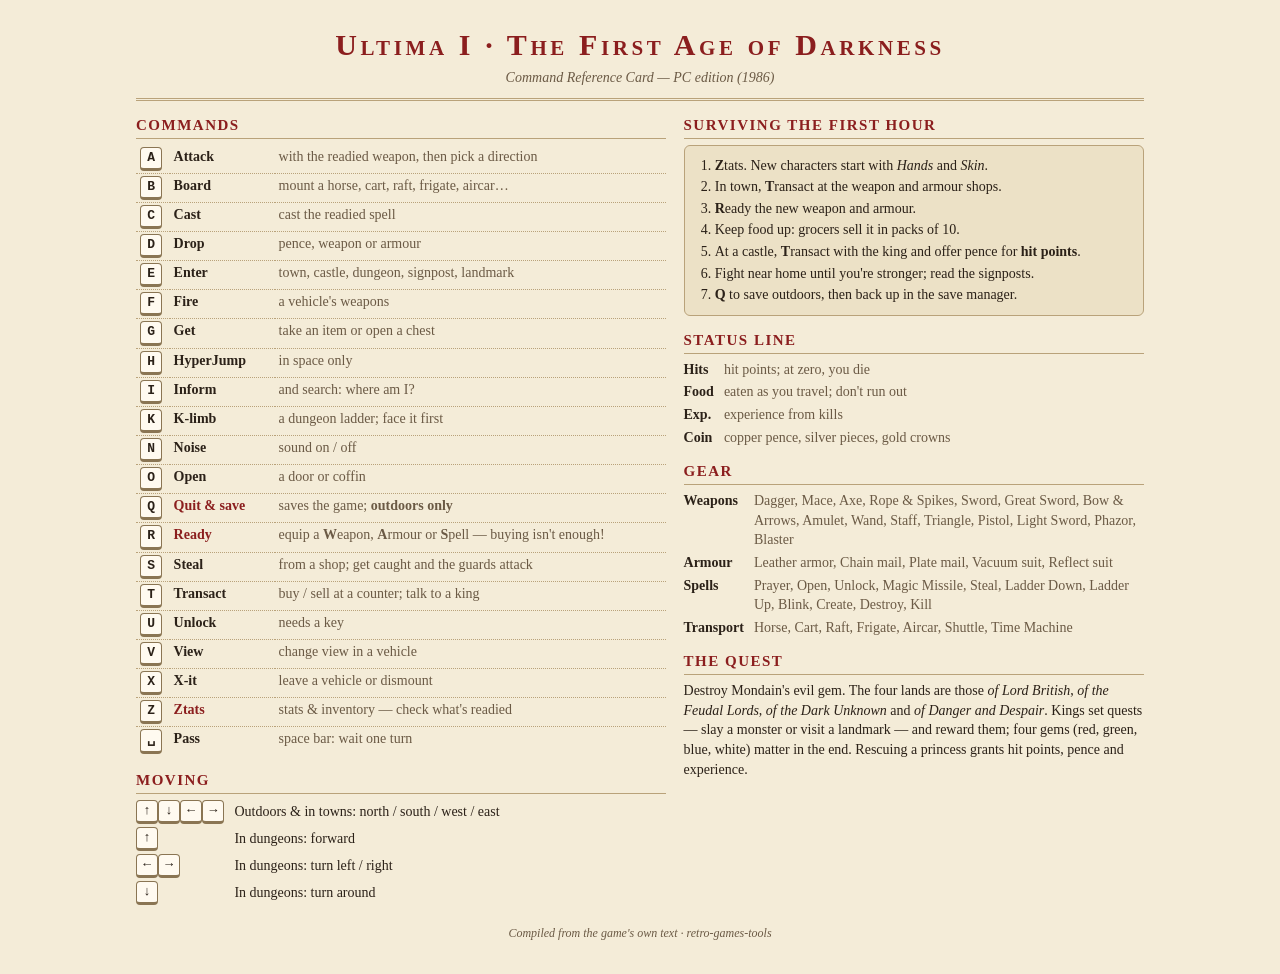
<file: ultima1/reference-card.html>
<!doctype html>
<html lang="en">
<head>
<meta charset="utf-8">
<meta name="viewport" content="width=device-width, initial-scale=1">
<title>Ultima I Reference Card</title>
<style>
  :root {
    --paper: #f4ecd8;
    --ink: #2b2118;
    --muted: #6b5a45;
    --rule: #b9a27a;
    --accent: #8b1e1e;
    --key-bg: #fffaf0;
    --key-edge: #8a7553;
    --panel: #ece1c6;
  }
  @media (prefers-color-scheme: dark) {
    :root:not([data-theme="light"]) {
      --paper: #1d1813; --ink: #eadfc8; --muted: #b3a283; --rule: #5c4d38;
      --accent: #e0765f; --key-bg: #2c251d; --key-edge: #8a7553; --panel: #26201a;
    }
  }
  :root[data-theme="dark"] {
    --paper: #1d1813; --ink: #eadfc8; --muted: #b3a283; --rule: #5c4d38;
    --accent: #e0765f; --key-bg: #2c251d; --key-edge: #8a7553; --panel: #26201a;
  }

  * { box-sizing: border-box; }
  body {
    margin: 0; background: var(--paper); color: var(--ink);
    font: 14px/1.4 "Palatino Linotype", Palatino, "Book Antiqua", Georgia, serif;
  }
  .card { max-width: 1040px; margin: 0 auto; padding: 24px 16px 32px; }

  header { text-align: center; border-bottom: 3px double var(--rule); padding-bottom: 10px; margin-bottom: 14px; }
  h1 { margin: 0; font-size: 30px; letter-spacing: .12em; font-variant: small-caps; color: var(--accent); }
  .sub { margin: 2px 0 0; color: var(--muted); font-style: italic; }

  .grid { display: grid; grid-template-columns: 1.15fr 1fr; gap: 18px; }
  @media (max-width: 760px) { .grid { grid-template-columns: 1fr; } }

  h2 {
    margin: 0 0 6px; font-size: 15px; letter-spacing: .1em; text-transform: uppercase;
    color: var(--accent); border-bottom: 1px solid var(--rule); padding-bottom: 2px;
  }
  section { margin-bottom: 14px; break-inside: avoid; }

  kbd {
    display: inline-block; min-width: 1.7em; padding: 0 .35em; text-align: center;
    font: bold 13px/1.55 Consolas, "Courier New", monospace;
    background: var(--key-bg); color: var(--ink);
    border: 1px solid var(--key-edge); border-bottom-width: 3px; border-radius: 4px;
  }

  table { width: 100%; border-collapse: collapse; }
  td { padding: 2px 4px; vertical-align: top; }
  td:first-child { width: 2.4em; }
  td.cmd { font-weight: bold; white-space: nowrap; width: 7.5em; }
  td.note { color: var(--muted); }
  tr + tr td { border-top: 1px dotted var(--rule); }
  tr.star td.cmd { color: var(--accent); }

  ol, ul { margin: 0; padding-left: 1.3em; }
  li { margin: 2px 0; }
  .panel { background: var(--panel); border: 1px solid var(--rule); border-radius: 6px; padding: 8px 12px; }
  dl { margin: 0; display: grid; grid-template-columns: auto 1fr; gap: 3px 10px; }
  dt { font-weight: bold; }
  dd { margin: 0; color: var(--muted); }
  .moves { display: grid; grid-template-columns: auto 1fr; gap: 3px 10px; align-items: center; }
  footer { margin-top: 6px; text-align: center; color: var(--muted); font-size: 12px; font-style: italic; }

  @media print {
    @page { size: letter; margin: 0.4in; }
    :root, :root[data-theme] {
      --paper: #fff; --ink: #000; --muted: #333; --rule: #999; --accent: #7a1010;
      --key-bg: #fff; --key-edge: #555; --panel: #f3f3f3;
    }
    body { font-size: 11.5px; }
    .card { padding: 0; max-width: none; }
    h1 { font-size: 24px; }
    .grid { grid-template-columns: 1.15fr 1fr; gap: 14px; }
    kbd { font-size: 11px; }
    section { margin-bottom: 9px; }
  }
</style>
</head>
<body>
<div class="card">
  <header>
    <h1>Ultima I &middot; The First Age of Darkness</h1>
    <p class="sub">Command Reference Card &mdash; PC edition (1986)</p>
  </header>

  <div class="grid">
    <div>
      <section>
        <h2>Commands</h2>
        <table>
          <tr><td><kbd>A</kbd></td><td class="cmd">Attack</td><td class="note">with the readied weapon, then pick a direction</td></tr>
          <tr><td><kbd>B</kbd></td><td class="cmd">Board</td><td class="note">mount a horse, cart, raft, frigate, aircar&hellip;</td></tr>
          <tr><td><kbd>C</kbd></td><td class="cmd">Cast</td><td class="note">cast the readied spell</td></tr>
          <tr><td><kbd>D</kbd></td><td class="cmd">Drop</td><td class="note">pence, weapon or armour</td></tr>
          <tr><td><kbd>E</kbd></td><td class="cmd">Enter</td><td class="note">town, castle, dungeon, signpost, landmark</td></tr>
          <tr><td><kbd>F</kbd></td><td class="cmd">Fire</td><td class="note">a vehicle's weapons</td></tr>
          <tr><td><kbd>G</kbd></td><td class="cmd">Get</td><td class="note">take an item or open a chest</td></tr>
          <tr><td><kbd>H</kbd></td><td class="cmd">HyperJump</td><td class="note">in space only</td></tr>
          <tr><td><kbd>I</kbd></td><td class="cmd">Inform</td><td class="note">and search: where am I?</td></tr>
          <tr><td><kbd>K</kbd></td><td class="cmd">K-limb</td><td class="note">a dungeon ladder; face it first</td></tr>
          <tr><td><kbd>N</kbd></td><td class="cmd">Noise</td><td class="note">sound on / off</td></tr>
          <tr><td><kbd>O</kbd></td><td class="cmd">Open</td><td class="note">a door or coffin</td></tr>
          <tr class="star"><td><kbd>Q</kbd></td><td class="cmd">Quit &amp; save</td><td class="note">saves the game; <b>outdoors only</b></td></tr>
          <tr class="star"><td><kbd>R</kbd></td><td class="cmd">Ready</td><td class="note">equip a <b>W</b>eapon, <b>A</b>rmour or <b>S</b>pell &mdash; buying isn't enough!</td></tr>
          <tr><td><kbd>S</kbd></td><td class="cmd">Steal</td><td class="note">from a shop; get caught and the guards attack</td></tr>
          <tr><td><kbd>T</kbd></td><td class="cmd">Transact</td><td class="note">buy / sell at a counter; talk to a king</td></tr>
          <tr><td><kbd>U</kbd></td><td class="cmd">Unlock</td><td class="note">needs a key</td></tr>
          <tr><td><kbd>V</kbd></td><td class="cmd">View</td><td class="note">change view in a vehicle</td></tr>
          <tr><td><kbd>X</kbd></td><td class="cmd">X-it</td><td class="note">leave a vehicle or dismount</td></tr>
          <tr class="star"><td><kbd>Z</kbd></td><td class="cmd">Ztats</td><td class="note">stats &amp; inventory &mdash; check what's readied</td></tr>
          <tr><td><kbd>&#9251;</kbd></td><td class="cmd">Pass</td><td class="note">space bar: wait one turn</td></tr>
        </table>
      </section>

      <section>
        <h2>Moving</h2>
        <div class="moves">
          <span><kbd>&uarr;</kbd><kbd>&darr;</kbd><kbd>&larr;</kbd><kbd>&rarr;</kbd></span><span>Outdoors &amp; in towns: north / south / west / east</span>
          <span><kbd>&uarr;</kbd></span><span>In dungeons: forward</span>
          <span><kbd>&larr;</kbd><kbd>&rarr;</kbd></span><span>In dungeons: turn left / right</span>
          <span><kbd>&darr;</kbd></span><span>In dungeons: turn around</span>
        </div>
      </section>
    </div>

    <div>
      <section>
        <h2>Surviving the first hour</h2>
        <div class="panel">
          <ol>
            <li><b>Z</b>tats. New characters start with <i>Hands</i> and <i>Skin</i>.</li>
            <li>In town, <b>T</b>ransact at the weapon and armour shops.</li>
            <li><b>R</b>eady the new weapon and armour.</li>
            <li>Keep food up: grocers sell it in packs of 10.</li>
            <li>At a castle, <b>T</b>ransact with the king and offer pence for <b>hit points</b>.</li>
            <li>Fight near home until you're stronger; read the signposts.</li>
            <li><b>Q</b> to save outdoors, then back up in the save manager.</li>
          </ol>
        </div>
      </section>

      <section>
        <h2>Status line</h2>
        <dl>
          <dt>Hits</dt><dd>hit points; at zero, you die</dd>
          <dt>Food</dt><dd>eaten as you travel; don't run out</dd>
          <dt>Exp.</dt><dd>experience from kills</dd>
          <dt>Coin</dt><dd>copper pence, silver pieces, gold crowns</dd>
        </dl>
      </section>

      <section>
        <h2>Gear</h2>
        <dl>
          <dt>Weapons</dt><dd>Dagger, Mace, Axe, Rope &amp; Spikes, Sword, Great Sword, Bow &amp; Arrows, Amulet, Wand, Staff, Triangle, Pistol, Light Sword, Phazor, Blaster</dd>
          <dt>Armour</dt><dd>Leather armor, Chain mail, Plate mail, Vacuum suit, Reflect suit</dd>
          <dt>Spells</dt><dd>Prayer, Open, Unlock, Magic Missile, Steal, Ladder Down, Ladder Up, Blink, Create, Destroy, Kill</dd>
          <dt>Transport</dt><dd>Horse, Cart, Raft, Frigate, Aircar, Shuttle, Time Machine</dd>
        </dl>
      </section>

      <section>
        <h2>The quest</h2>
        <p style="margin:0">Destroy Mondain's evil gem. The four lands are those <i>of Lord British</i>, <i>of the Feudal Lords</i>, <i>of the Dark Unknown</i> and <i>of Danger and Despair</i>. Kings set quests &mdash; slay a monster or visit a landmark &mdash; and reward them; four gems (red, green, blue, white) matter in the end. Rescuing a princess grants hit points, pence and experience.</p>
      </section>
    </div>
  </div>

  <footer>Compiled from the game's own text &middot; retro-games-tools</footer>
</div>
</body>
</html>
</file>
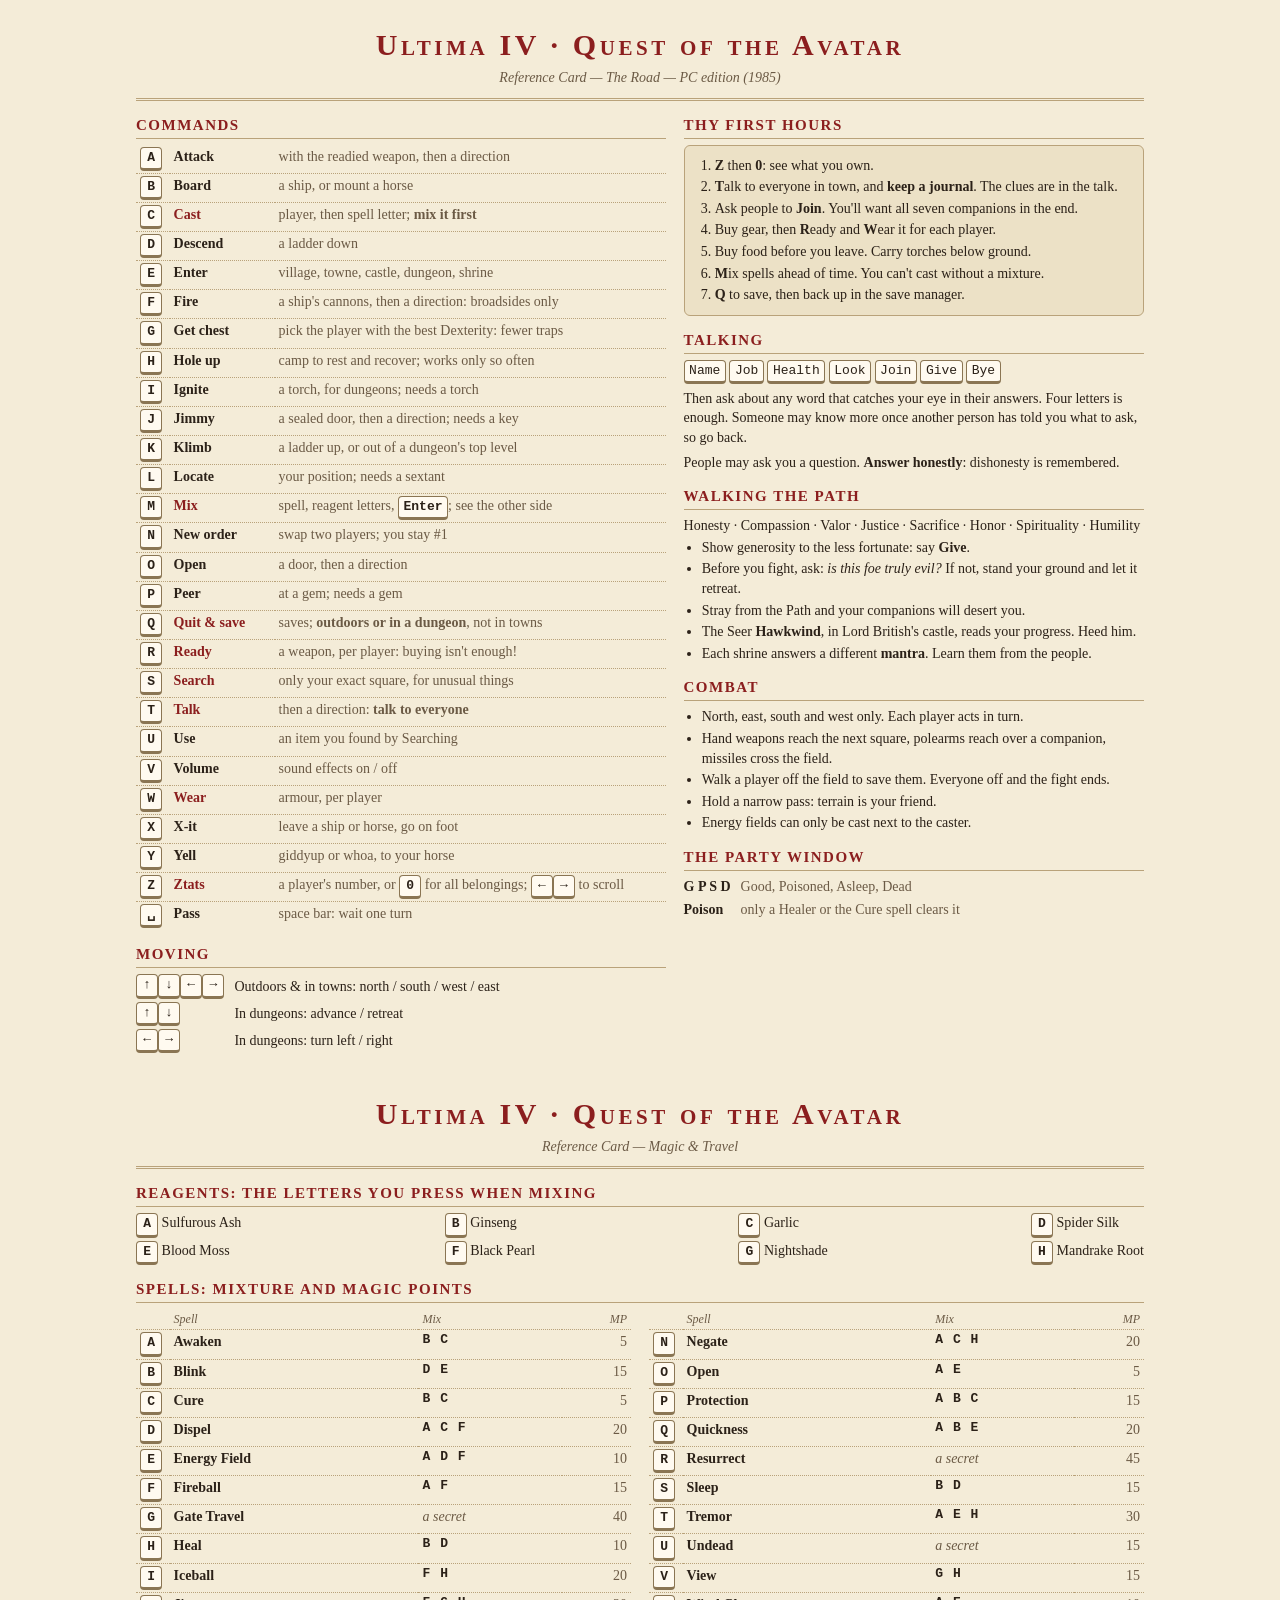
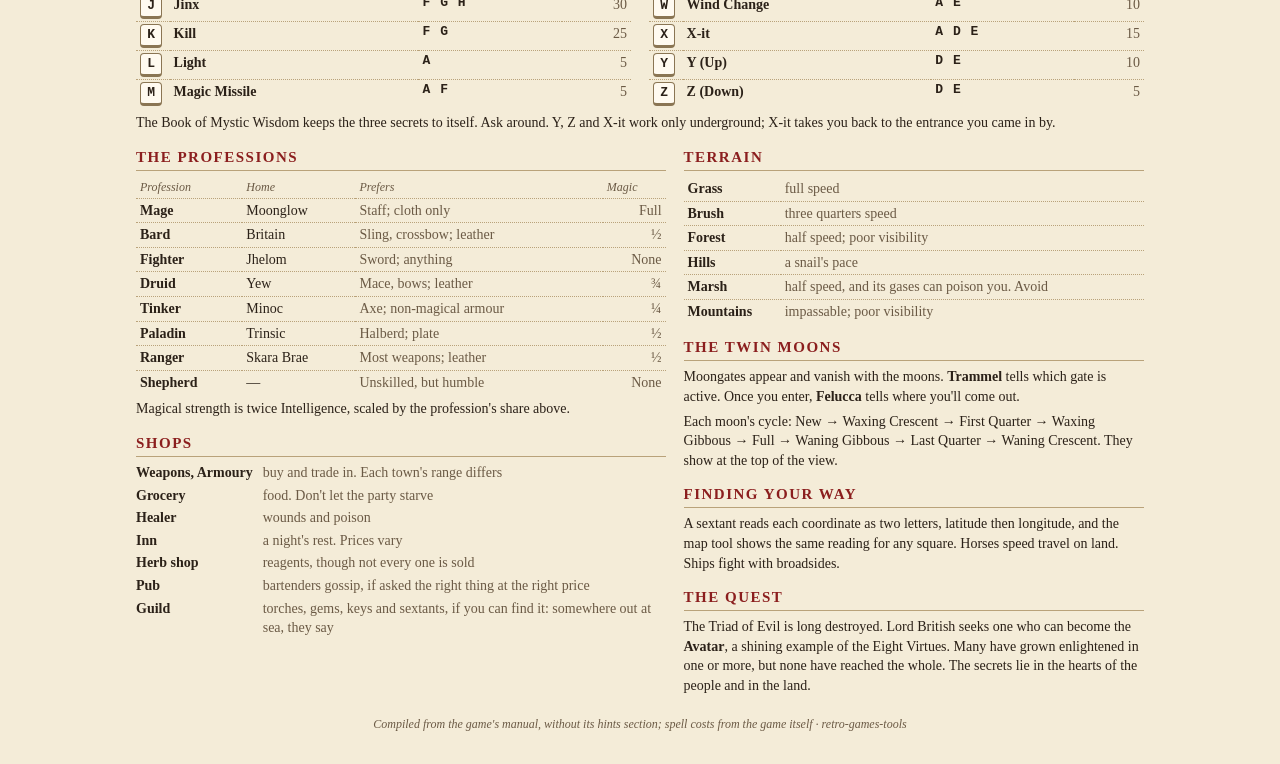
<file: ultima4/reference-card.html>
<!doctype html>
<html lang="en">
<head>
<meta charset="utf-8">
<meta name="viewport" content="width=device-width, initial-scale=1">
<title>Ultima IV Reference Card</title>
<style>
  :root {
    --paper: #f4ecd8;
    --ink: #2b2118;
    --muted: #6b5a45;
    --rule: #b9a27a;
    --accent: #8b1e1e;
    --key-bg: #fffaf0;
    --key-edge: #8a7553;
    --panel: #ece1c6;
  }
  @media (prefers-color-scheme: dark) {
    :root:not([data-theme="light"]) {
      --paper: #1d1813; --ink: #eadfc8; --muted: #b3a283; --rule: #5c4d38;
      --accent: #e0765f; --key-bg: #2c251d; --key-edge: #8a7553; --panel: #26201a;
    }
  }
  :root[data-theme="dark"] {
    --paper: #1d1813; --ink: #eadfc8; --muted: #b3a283; --rule: #5c4d38;
    --accent: #e0765f; --key-bg: #2c251d; --key-edge: #8a7553; --panel: #26201a;
  }

  * { box-sizing: border-box; }
  body {
    margin: 0; background: var(--paper); color: var(--ink);
    font: 14px/1.4 "Palatino Linotype", Palatino, "Book Antiqua", Georgia, serif;
  }
  .card { max-width: 1040px; margin: 0 auto; padding: 24px 16px 32px; }
  .side + .side { margin-top: 26px; }

  header { text-align: center; border-bottom: 3px double var(--rule); padding-bottom: 10px; margin-bottom: 14px; }
  h1 { margin: 0; font-size: 30px; letter-spacing: .12em; font-variant: small-caps; color: var(--accent); }
  .sub { margin: 2px 0 0; color: var(--muted); font-style: italic; }

  .grid { display: grid; grid-template-columns: 1.15fr 1fr; gap: 18px; }
  @media (max-width: 760px) { .grid { grid-template-columns: 1fr; } }

  h2 {
    margin: 0 0 6px; font-size: 15px; letter-spacing: .1em; text-transform: uppercase;
    color: var(--accent); border-bottom: 1px solid var(--rule); padding-bottom: 2px;
  }
  section { margin-bottom: 14px; break-inside: avoid; }

  kbd {
    display: inline-block; min-width: 1.7em; padding: 0 .35em; text-align: center;
    font: bold 13px/1.55 Consolas, "Courier New", monospace;
    background: var(--key-bg); color: var(--ink);
    border: 1px solid var(--key-edge); border-bottom-width: 3px; border-radius: 4px;
  }

  table { width: 100%; border-collapse: collapse; }
  td, th { padding: 2px 4px; vertical-align: top; text-align: left; }
  th { font-size: 12px; font-weight: normal; font-style: italic; color: var(--muted); }
  td.cmd { font-weight: bold; white-space: nowrap; }
  td.note { color: var(--muted); }
  tr + tr td { border-top: 1px dotted var(--rule); }
  tr.star td.cmd { color: var(--accent); }
  .commands td:first-child { width: 2.4em; }
  .commands td.cmd { width: 7.5em; }

  ol, ul { margin: 0; padding-left: 1.3em; }
  li { margin: 2px 0; }
  p { margin: 0; }
  p + p { margin-top: 5px; }
  .panel { background: var(--panel); border: 1px solid var(--rule); border-radius: 6px; padding: 8px 12px; }
  dl { margin: 0; display: grid; grid-template-columns: auto 1fr; gap: 3px 10px; }
  dt { font-weight: bold; }
  dd { margin: 0; color: var(--muted); }
  .moves { display: grid; grid-template-columns: auto 1fr; gap: 3px 10px; align-items: center; }
  .words kbd { min-width: 0; font-weight: normal; }
  .spells { display: grid; grid-template-columns: 1fr 1fr; gap: 0 18px; }
  .spells td:first-child { width: 2.4em; }
  .mix { font: bold 13px Consolas, "Courier New", monospace; letter-spacing: .08em; white-space: nowrap; }
  .mp { text-align: right; color: var(--muted); white-space: nowrap; }
  .unknown { color: var(--muted); font-style: italic; }
  .reagents { display: grid; grid-template-columns: repeat(4, auto); gap: 3px 10px; justify-content: space-between; }
  .reagents span { white-space: nowrap; }
  .pair { display: grid; grid-template-columns: 1fr 1fr; gap: 0 18px; }
  footer { margin-top: 6px; text-align: center; color: var(--muted); font-size: 12px; font-style: italic; }

  @media print {
    @page { size: letter; margin: 0.4in; }
    :root, :root[data-theme], :root:not([data-theme="light"]) {
      --paper: #fff; --ink: #000; --muted: #333; --rule: #999; --accent: #7a1010;
      --key-bg: #fff; --key-edge: #555; --panel: #f3f3f3;
    }
    body { font-size: 11px; line-height: 1.3; }
    .card { padding: 0; max-width: none; }
    td, th { padding: 1px 3px; }
    .side + .side { margin-top: 0; break-before: page; }
    h1 { font-size: 24px; }
    .grid { grid-template-columns: 1.15fr 1fr; gap: 14px; }
    kbd { font-size: 11px; }
    .spells kbd { line-height: 1.2; }
    section { margin-bottom: 8px; }
    header { padding-bottom: 6px; margin-bottom: 9px; }
    footer { margin-top: 2px; font-size: 10px; }
  }
</style>
</head>
<body>
<div class="card">

  <div class="side">
    <header>
      <h1>Ultima IV &middot; Quest of the Avatar</h1>
      <p class="sub">Reference Card &mdash; The Road &mdash; PC edition (1985)</p>
    </header>

    <div class="grid">
      <div>
        <section>
          <h2>Commands</h2>
          <table class="commands">
            <tr><td><kbd>A</kbd></td><td class="cmd">Attack</td><td class="note">with the readied weapon, then a direction</td></tr>
            <tr><td><kbd>B</kbd></td><td class="cmd">Board</td><td class="note">a ship, or mount a horse</td></tr>
            <tr class="star"><td><kbd>C</kbd></td><td class="cmd">Cast</td><td class="note">player, then spell letter; <b>mix it first</b></td></tr>
            <tr><td><kbd>D</kbd></td><td class="cmd">Descend</td><td class="note">a ladder down</td></tr>
            <tr><td><kbd>E</kbd></td><td class="cmd">Enter</td><td class="note">village, towne, castle, dungeon, shrine</td></tr>
            <tr><td><kbd>F</kbd></td><td class="cmd">Fire</td><td class="note">a ship's cannons, then a direction: broadsides only</td></tr>
            <tr><td><kbd>G</kbd></td><td class="cmd">Get chest</td><td class="note">pick the player with the best Dexterity: fewer traps</td></tr>
            <tr><td><kbd>H</kbd></td><td class="cmd">Hole up</td><td class="note">camp to rest and recover; works only so often</td></tr>
            <tr><td><kbd>I</kbd></td><td class="cmd">Ignite</td><td class="note">a torch, for dungeons; needs a torch</td></tr>
            <tr><td><kbd>J</kbd></td><td class="cmd">Jimmy</td><td class="note">a sealed door, then a direction; needs a key</td></tr>
            <tr><td><kbd>K</kbd></td><td class="cmd">Klimb</td><td class="note">a ladder up, or out of a dungeon's top level</td></tr>
            <tr><td><kbd>L</kbd></td><td class="cmd">Locate</td><td class="note">your position; needs a sextant</td></tr>
            <tr class="star"><td><kbd>M</kbd></td><td class="cmd">Mix</td><td class="note">spell, reagent letters, <kbd>Enter</kbd>; see the other side</td></tr>
            <tr><td><kbd>N</kbd></td><td class="cmd">New order</td><td class="note">swap two players; you stay #1</td></tr>
            <tr><td><kbd>O</kbd></td><td class="cmd">Open</td><td class="note">a door, then a direction</td></tr>
            <tr><td><kbd>P</kbd></td><td class="cmd">Peer</td><td class="note">at a gem; needs a gem</td></tr>
            <tr class="star"><td><kbd>Q</kbd></td><td class="cmd">Quit &amp; save</td><td class="note">saves; <b>outdoors or in a dungeon</b>, not in towns</td></tr>
            <tr class="star"><td><kbd>R</kbd></td><td class="cmd">Ready</td><td class="note">a weapon, per player: buying isn't enough!</td></tr>
            <tr class="star"><td><kbd>S</kbd></td><td class="cmd">Search</td><td class="note">only your exact square, for unusual things</td></tr>
            <tr class="star"><td><kbd>T</kbd></td><td class="cmd">Talk</td><td class="note">then a direction: <b>talk to everyone</b></td></tr>
            <tr><td><kbd>U</kbd></td><td class="cmd">Use</td><td class="note">an item you found by Searching</td></tr>
            <tr><td><kbd>V</kbd></td><td class="cmd">Volume</td><td class="note">sound effects on / off</td></tr>
            <tr class="star"><td><kbd>W</kbd></td><td class="cmd">Wear</td><td class="note">armour, per player</td></tr>
            <tr><td><kbd>X</kbd></td><td class="cmd">X-it</td><td class="note">leave a ship or horse, go on foot</td></tr>
            <tr><td><kbd>Y</kbd></td><td class="cmd">Yell</td><td class="note">giddyup or whoa, to your horse</td></tr>
            <tr class="star"><td><kbd>Z</kbd></td><td class="cmd">Ztats</td><td class="note">a player's number, or <kbd>0</kbd> for all belongings; <kbd>&larr;</kbd><kbd>&rarr;</kbd> to scroll</td></tr>
            <tr><td><kbd>&#9251;</kbd></td><td class="cmd">Pass</td><td class="note">space bar: wait one turn</td></tr>
          </table>
        </section>

        <section>
          <h2>Moving</h2>
          <div class="moves">
            <span><kbd>&uarr;</kbd><kbd>&darr;</kbd><kbd>&larr;</kbd><kbd>&rarr;</kbd></span><span>Outdoors &amp; in towns: north / south / west / east</span>
            <span><kbd>&uarr;</kbd><kbd>&darr;</kbd></span><span>In dungeons: advance / retreat</span>
            <span><kbd>&larr;</kbd><kbd>&rarr;</kbd></span><span>In dungeons: turn left / right</span>
          </div>
        </section>
      </div>

      <div>
        <section>
          <h2>Thy first hours</h2>
          <div class="panel">
            <ol>
              <li><b>Z</b> then <b>0</b>: see what you own.</li>
              <li><b>T</b>alk to everyone in town, and <b>keep a journal</b>. The clues are in the talk.</li>
              <li>Ask people to <b>Join</b>. You'll want all seven companions in the end.</li>
              <li>Buy gear, then <b>R</b>eady and <b>W</b>ear it for each player.</li>
              <li>Buy food before you leave. Carry torches below ground.</li>
              <li><b>M</b>ix spells ahead of time. You can't cast without a mixture.</li>
              <li><b>Q</b> to save, then back up in the save manager.</li>
            </ol>
          </div>
        </section>

        <section>
          <h2>Talking</h2>
          <p class="words"><kbd>Name</kbd> <kbd>Job</kbd> <kbd>Health</kbd> <kbd>Look</kbd> <kbd>Join</kbd> <kbd>Give</kbd> <kbd>Bye</kbd></p>
          <p>Then ask about any word that catches your eye in their answers. Four letters is enough. Someone may know more once another person has told you what to ask, so go back.</p>
          <p>People may ask you a question. <b>Answer honestly</b>: dishonesty is remembered.</p>
        </section>

        <section>
          <h2>Walking the Path</h2>
          <p>Honesty &middot; Compassion &middot; Valor &middot; Justice &middot; Sacrifice &middot; Honor &middot; Spirituality &middot; Humility</p>
          <ul>
            <li>Show generosity to the less fortunate: say <b>Give</b>.</li>
            <li>Before you fight, ask: <i>is this foe truly evil?</i> If not, stand your ground and let it retreat.</li>
            <li>Stray from the Path and your companions will desert you.</li>
            <li>The Seer <b>Hawkwind</b>, in Lord British's castle, reads your progress. Heed him.</li>
            <li>Each shrine answers a different <b>mantra</b>. Learn them from the people.</li>
          </ul>
        </section>

        <section>
          <h2>Combat</h2>
          <ul>
            <li>North, east, south and west only. Each player acts in turn.</li>
            <li>Hand weapons reach the next square, polearms reach over a companion, missiles cross the field.</li>
            <li>Walk a player off the field to save them. Everyone off and the fight ends.</li>
            <li>Hold a narrow pass: terrain is your friend.</li>
            <li>Energy fields can only be cast next to the caster.</li>
          </ul>
        </section>

        <section>
          <h2>The party window</h2>
          <dl>
            <dt>G P S D</dt><dd>Good, Poisoned, Asleep, Dead</dd>
            <dt>Poison</dt><dd>only a Healer or the Cure spell clears it</dd>
          </dl>
        </section>
      </div>
    </div>
  </div>

  <div class="side">
    <header>
      <h1>Ultima IV &middot; Quest of the Avatar</h1>
      <p class="sub">Reference Card &mdash; Magic &amp; Travel</p>
    </header>

    <section>
      <h2>Reagents: the letters you press when mixing</h2>
      <div class="reagents">
        <span><kbd>A</kbd> Sulfurous Ash</span><span><kbd>B</kbd> Ginseng</span><span><kbd>C</kbd> Garlic</span><span><kbd>D</kbd> Spider Silk</span>
        <span><kbd>E</kbd> Blood Moss</span><span><kbd>F</kbd> Black Pearl</span><span><kbd>G</kbd> Nightshade</span><span><kbd>H</kbd> Mandrake Root</span>
      </div>
    </section>

    <section>
      <h2>Spells: mixture and magic points</h2>
      <div class="spells">
        <table>
          <tr><th></th><th>Spell</th><th>Mix</th><th class="mp">MP</th></tr>
          <tr><td><kbd>A</kbd></td><td class="cmd">Awaken</td><td class="mix">B C</td><td class="mp">5</td></tr>
          <tr><td><kbd>B</kbd></td><td class="cmd">Blink</td><td class="mix">D E</td><td class="mp">15</td></tr>
          <tr><td><kbd>C</kbd></td><td class="cmd">Cure</td><td class="mix">B C</td><td class="mp">5</td></tr>
          <tr><td><kbd>D</kbd></td><td class="cmd">Dispel</td><td class="mix">A C F</td><td class="mp">20</td></tr>
          <tr><td><kbd>E</kbd></td><td class="cmd">Energy Field</td><td class="mix">A D F</td><td class="mp">10</td></tr>
          <tr><td><kbd>F</kbd></td><td class="cmd">Fireball</td><td class="mix">A F</td><td class="mp">15</td></tr>
          <tr><td><kbd>G</kbd></td><td class="cmd">Gate Travel</td><td class="unknown">a secret</td><td class="mp">40</td></tr>
          <tr><td><kbd>H</kbd></td><td class="cmd">Heal</td><td class="mix">B D</td><td class="mp">10</td></tr>
          <tr><td><kbd>I</kbd></td><td class="cmd">Iceball</td><td class="mix">F H</td><td class="mp">20</td></tr>
          <tr><td><kbd>J</kbd></td><td class="cmd">Jinx</td><td class="mix">F G H</td><td class="mp">30</td></tr>
          <tr><td><kbd>K</kbd></td><td class="cmd">Kill</td><td class="mix">F G</td><td class="mp">25</td></tr>
          <tr><td><kbd>L</kbd></td><td class="cmd">Light</td><td class="mix">A</td><td class="mp">5</td></tr>
          <tr><td><kbd>M</kbd></td><td class="cmd">Magic Missile</td><td class="mix">A F</td><td class="mp">5</td></tr>
        </table>
        <table>
          <tr><th></th><th>Spell</th><th>Mix</th><th class="mp">MP</th></tr>
          <tr><td><kbd>N</kbd></td><td class="cmd">Negate</td><td class="mix">A C H</td><td class="mp">20</td></tr>
          <tr><td><kbd>O</kbd></td><td class="cmd">Open</td><td class="mix">A E</td><td class="mp">5</td></tr>
          <tr><td><kbd>P</kbd></td><td class="cmd">Protection</td><td class="mix">A B C</td><td class="mp">15</td></tr>
          <tr><td><kbd>Q</kbd></td><td class="cmd">Quickness</td><td class="mix">A B E</td><td class="mp">20</td></tr>
          <tr><td><kbd>R</kbd></td><td class="cmd">Resurrect</td><td class="unknown">a secret</td><td class="mp">45</td></tr>
          <tr><td><kbd>S</kbd></td><td class="cmd">Sleep</td><td class="mix">B D</td><td class="mp">15</td></tr>
          <tr><td><kbd>T</kbd></td><td class="cmd">Tremor</td><td class="mix">A E H</td><td class="mp">30</td></tr>
          <tr><td><kbd>U</kbd></td><td class="cmd">Undead</td><td class="unknown">a secret</td><td class="mp">15</td></tr>
          <tr><td><kbd>V</kbd></td><td class="cmd">View</td><td class="mix">G H</td><td class="mp">15</td></tr>
          <tr><td><kbd>W</kbd></td><td class="cmd">Wind Change</td><td class="mix">A E</td><td class="mp">10</td></tr>
          <tr><td><kbd>X</kbd></td><td class="cmd">X-it</td><td class="mix">A D E</td><td class="mp">15</td></tr>
          <tr><td><kbd>Y</kbd></td><td class="cmd">Y (Up)</td><td class="mix">D E</td><td class="mp">10</td></tr>
          <tr><td><kbd>Z</kbd></td><td class="cmd">Z (Down)</td><td class="mix">D E</td><td class="mp">5</td></tr>
        </table>
      </div>
      <p class="note" style="margin-top:5px">The Book of Mystic Wisdom keeps the three secrets to itself. Ask around. Y, Z and X-it work only underground; X-it takes you back to the entrance you came in by.</p>
    </section>

    <div class="grid">
      <div>
        <section>
          <h2>The professions</h2>
          <table>
            <tr><th>Profession</th><th>Home</th><th>Prefers</th><th>Magic</th></tr>
            <tr><td class="cmd">Mage</td><td>Moonglow</td><td class="note">Staff; cloth only</td><td class="mp">Full</td></tr>
            <tr><td class="cmd">Bard</td><td>Britain</td><td class="note">Sling, crossbow; leather</td><td class="mp">&frac12;</td></tr>
            <tr><td class="cmd">Fighter</td><td>Jhelom</td><td class="note">Sword; anything</td><td class="mp">None</td></tr>
            <tr><td class="cmd">Druid</td><td>Yew</td><td class="note">Mace, bows; leather</td><td class="mp">&frac34;</td></tr>
            <tr><td class="cmd">Tinker</td><td>Minoc</td><td class="note">Axe; non-magical armour</td><td class="mp">&frac14;</td></tr>
            <tr><td class="cmd">Paladin</td><td>Trinsic</td><td class="note">Halberd; plate</td><td class="mp">&frac12;</td></tr>
            <tr><td class="cmd">Ranger</td><td>Skara Brae</td><td class="note">Most weapons; leather</td><td class="mp">&frac12;</td></tr>
            <tr><td class="cmd">Shepherd</td><td>&mdash;</td><td class="note">Unskilled, but humble</td><td class="mp">None</td></tr>
          </table>
          <p class="note" style="margin-top:5px">Magical strength is twice Intelligence, scaled by the profession's share above.</p>
        </section>

        <section>
          <h2>Shops</h2>
          <dl>
            <dt>Weapons, Armoury</dt><dd>buy and trade in. Each town's range differs</dd>
            <dt>Grocery</dt><dd>food. Don't let the party starve</dd>
            <dt>Healer</dt><dd>wounds and poison</dd>
            <dt>Inn</dt><dd>a night's rest. Prices vary</dd>
            <dt>Herb shop</dt><dd>reagents, though not every one is sold</dd>
            <dt>Pub</dt><dd>bartenders gossip, if asked the right thing at the right price</dd>
            <dt>Guild</dt><dd>torches, gems, keys and sextants, if you can find it: somewhere out at sea, they say</dd>
          </dl>
        </section>
      </div>

      <div>
        <section>
          <h2>Terrain</h2>
          <table>
            <tr><td class="cmd">Grass</td><td class="note">full speed</td></tr>
            <tr><td class="cmd">Brush</td><td class="note">three quarters speed</td></tr>
            <tr><td class="cmd">Forest</td><td class="note">half speed; poor visibility</td></tr>
            <tr><td class="cmd">Hills</td><td class="note">a snail's pace</td></tr>
            <tr><td class="cmd">Marsh</td><td class="note">half speed, and its gases can poison you. Avoid</td></tr>
            <tr><td class="cmd">Mountains</td><td class="note">impassable; poor visibility</td></tr>
          </table>
        </section>

        <section>
          <h2>The twin moons</h2>
          <p>Moongates appear and vanish with the moons. <b>Trammel</b> tells which gate is active. Once you enter, <b>Felucca</b> tells where you'll come out.</p>
          <p class="note">Each moon's cycle: New &rarr; Waxing Crescent &rarr; First Quarter &rarr; Waxing Gibbous &rarr; Full &rarr; Waning Gibbous &rarr; Last Quarter &rarr; Waning Crescent. They show at the top of the view.</p>
        </section>

        <section>
          <h2>Finding your way</h2>
          <p>A sextant reads each coordinate as two letters, latitude then longitude, and the map tool shows the same reading for any square. Horses speed travel on land. Ships fight with broadsides.</p>
        </section>

        <section>
          <h2>The quest</h2>
          <p>The Triad of Evil is long destroyed. Lord British seeks one who can become the <b>Avatar</b>, a shining example of the Eight Virtues. Many have grown enlightened in one or more, but none have reached the whole. The secrets lie in the hearts of the people and in the land.</p>
        </section>
      </div>
    </div>
  </div>

  <footer>Compiled from the game's manual, without its hints section; spell costs from the game itself &middot; retro-games-tools</footer>
</div>
</body>
</html>
</file>
